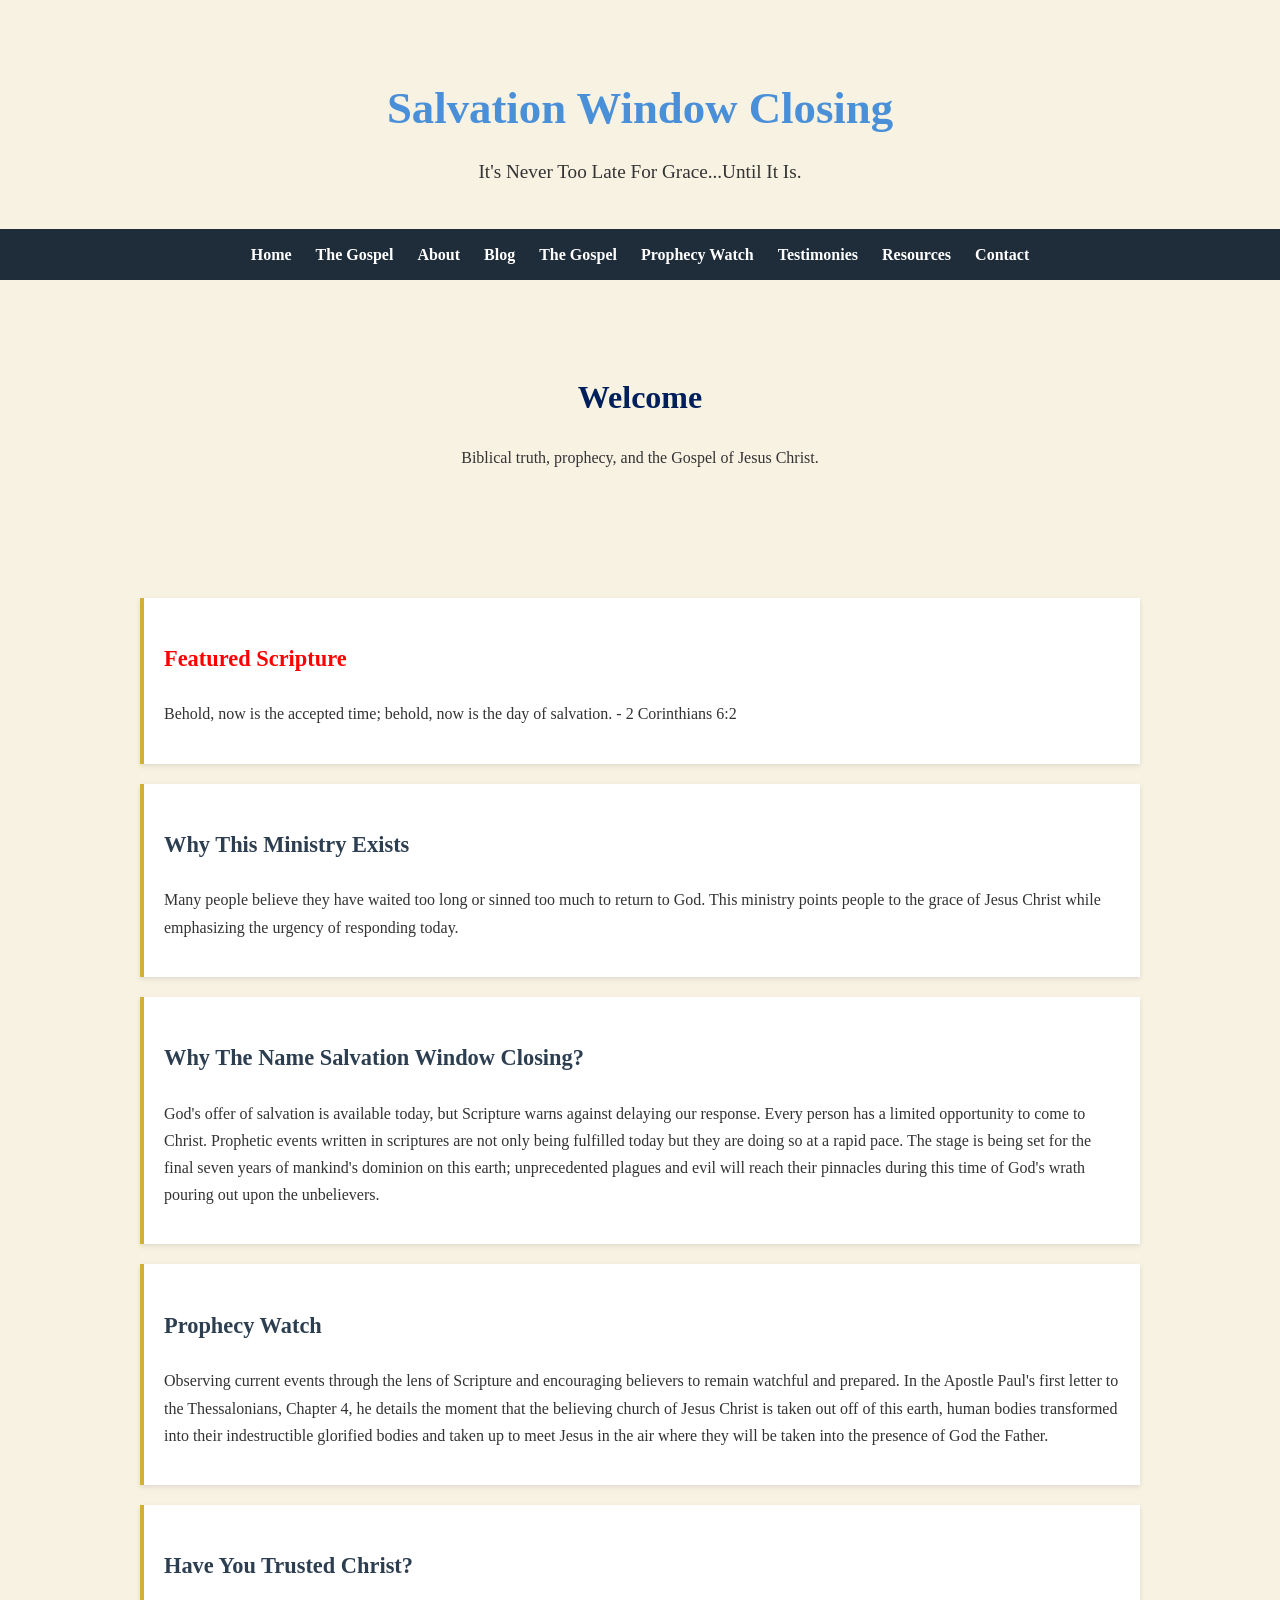
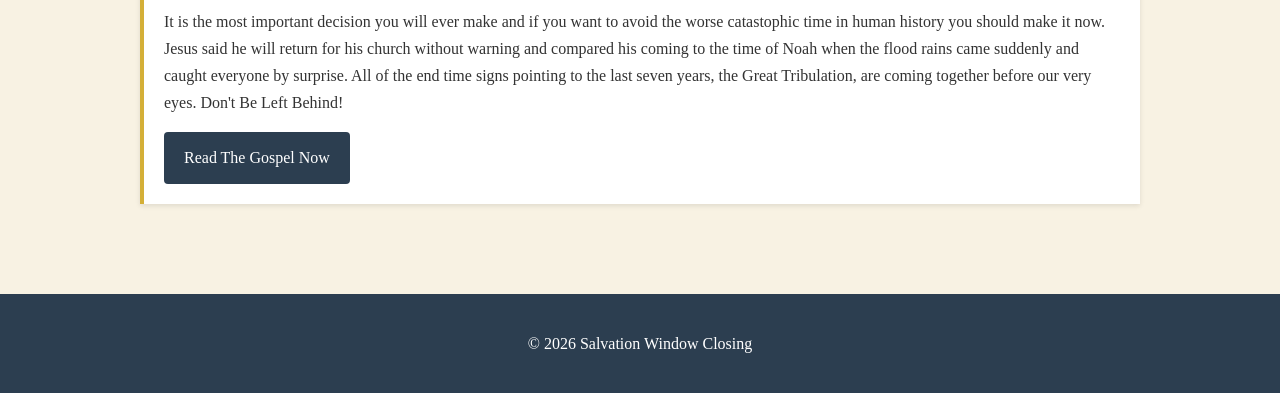
<file: index.html>
<!DOCTYPE html><html><head><meta charset="UTF-8"><meta name="viewport" content="width=device-width,initial-scale=1"><title>Salvation Window Closing</title><link rel="stylesheet" href="style.css"></head><body><header><h1>Salvation Window Closing</h1><p>It's Never Too Late For Grace...Until It Is.</p></header><nav><a href="index.html">Home</a><a href="gospel.html">The Gospel</a><a href="about.html">About</a><a href="blog.html">Blog</a><a href="gospel.html">The Gospel</a><a href="prophecy-watch.html">Prophecy Watch</a><a href="testimonies.html">Testimonies</a><a href="resources.html">Resources</a><a href="contact.html">Contact</a></nav><section class="hero"><h2><center>Welcome</h2><p>Biblical truth, prophecy, and the Gospel of Jesus Christ.</p></center></section><main><div class="scripture"><h3><font color="#ff0000">Featured Scripture</h3></font><p>Behold, now is the accepted time; behold, now is the day of salvation. - 2 Corinthians 6:2</p></div><div class="card"><h3>Why This Ministry Exists</h3><p>Many people believe they have waited too long or sinned too much to return to God. This ministry points people to the grace of Jesus Christ while emphasizing the urgency of responding today.</p></div><div class="card"><h3>Why The Name Salvation Window Closing?</h3><p>God's offer of salvation is available today, but Scripture warns against delaying our response. Every person has a limited opportunity to come to Christ. Prophetic events written in scriptures are not only being fulfilled today but they are doing so at a rapid pace. The stage is being set for the final seven years of mankind's dominion on this earth; unprecedented plagues and evil will reach their pinnacles during this time of God's wrath pouring out upon the unbelievers.  </p></div><div class="card"><h3>Prophecy Watch</h3><p>Observing current events through the lens of Scripture and encouraging believers to remain watchful and prepared. In the Apostle Paul's first letter to the Thessalonians, Chapter 4, he details the moment that the believing church of Jesus Christ is taken out off of this earth, human bodies transformed into their indestructible glorified bodies and taken up to meet Jesus in the air where they will be taken into the presence of God the Father. </p></div><div class="salvation-box"><h3>Have You Trusted Christ?</h3><p>It is the most important decision you will ever make and if you want to avoid the worse catastophic time in human history you should make it now. Jesus said he will return for his church without warning and compared his coming to the time of Noah when the flood rains came suddenly and caught everyone by surprise. All of the end time signs pointing to the last seven years, the Great Tribulation, are coming together before our very eyes. Don't Be Left Behind!</p><a class="button" href="gospel.html">Read The Gospel Now</a></div></main><footer><p>&copy; 2026 Salvation Window Closing</p></footer></body></html>
</file>
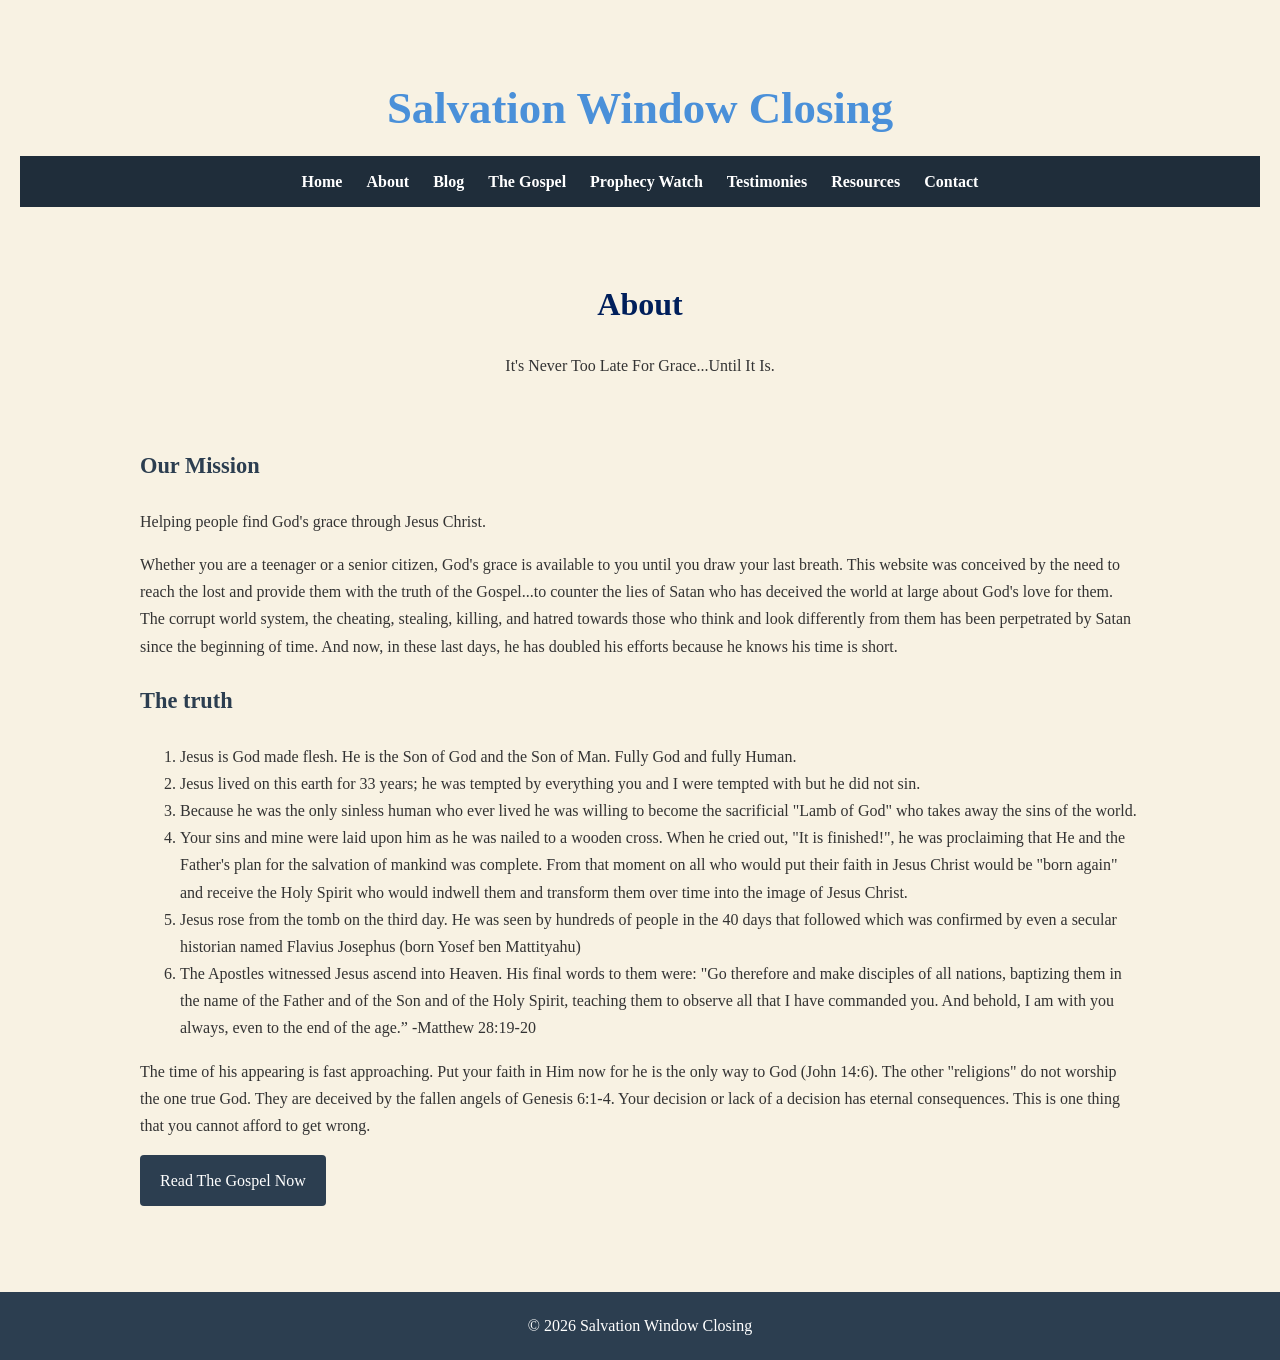
<file: about.html>
<!DOCTYPE html><html><head><meta charset="UTF-8"><meta name="viewport" content="width=device-width,initial-scale=1"><title>About</title><link rel="stylesheet" href="style.css"></head><body><header><h1>Salvation Window Closing</h1><nav><a href="index.html">Home</a><a href="about.html">About</a><a href="blog.html">Blog</a><a href="gospel.html">The Gospel</a><a href="prophecy-watch.html">Prophecy Watch</a><a href="testimonies.html">Testimonies</a><a href="resources.html">Resources</a><a href="contact.html">Contact</a></nav></header><section class="hero-small"><h2>About</h2><p><center>It's Never Too Late For Grace...Until It Is.</center></p></section><main><h3>Our Mission</h3><p>Helping people find God's grace through Jesus Christ.</p>
<p> Whether you are a teenager or a senior citizen, God's grace is available to you until you draw your last breath. This website was conceived by the need to reach the lost and provide them with the truth of the Gospel...to counter the lies of Satan who has deceived the world at large about God's love for them. The corrupt world system, the cheating, stealing, killing, and hatred towards those who think and look differently from them has been perpetrated by Satan since the beginning of time. And now, in these last days, he has doubled his efforts because he knows his time is short.</p>
<p> <b><h3>The truth</h3></b></p>  
<p><ol>
<li>Jesus is God made flesh. He is the Son of God and the Son of Man. Fully God and fully Human.</li>
<li>Jesus lived on this earth for 33 years; he was tempted by everything you and I were tempted with but he did not sin. </li>
<li>Because he was the only sinless human who ever lived he was willing to become the sacrificial "Lamb of God" who takes away the sins of the world.</li>
<li>Your sins and mine were laid upon him as he was nailed to a wooden cross. When he cried out, "It is finished!", he was proclaiming that He and the Father's plan for the salvation of mankind was complete. From that moment on all who would put their faith in Jesus Christ would be "born again" and receive the Holy Spirit who would indwell them and transform them over time into the image of Jesus Christ.</li>
<li>Jesus rose from the tomb on the third day. He was seen by hundreds of people in the 40 days that followed which was confirmed by even a secular historian named Flavius Josephus (born Yosef ben Mattityahu)</li>  
<li>The Apostles witnessed Jesus ascend into Heaven.  His final words to them were: "Go therefore and make disciples of all nations, baptizing them in the name of the Father and of the Son and of the Holy Spirit, teaching them to observe all that I have commanded you. And behold, I am with you always, even to the end of the age.” -Matthew 28:19-20</li>  
</ol></p>
<p>The time of his appearing is fast approaching. Put your faith in Him now for he is the only way to God (John 14:6). The other "religions" do not worship the one true God. They are deceived by the fallen angels of Genesis 6:1-4. Your decision or lack of a decision has eternal consequences. This is one thing that you cannot afford to get wrong.</p>
  <p><a class="button" href="gospel.html">Read The Gospel Now</a></p></div>
</main><footer>&copy; 2026 Salvation Window Closing</footer></body></html>
</file>
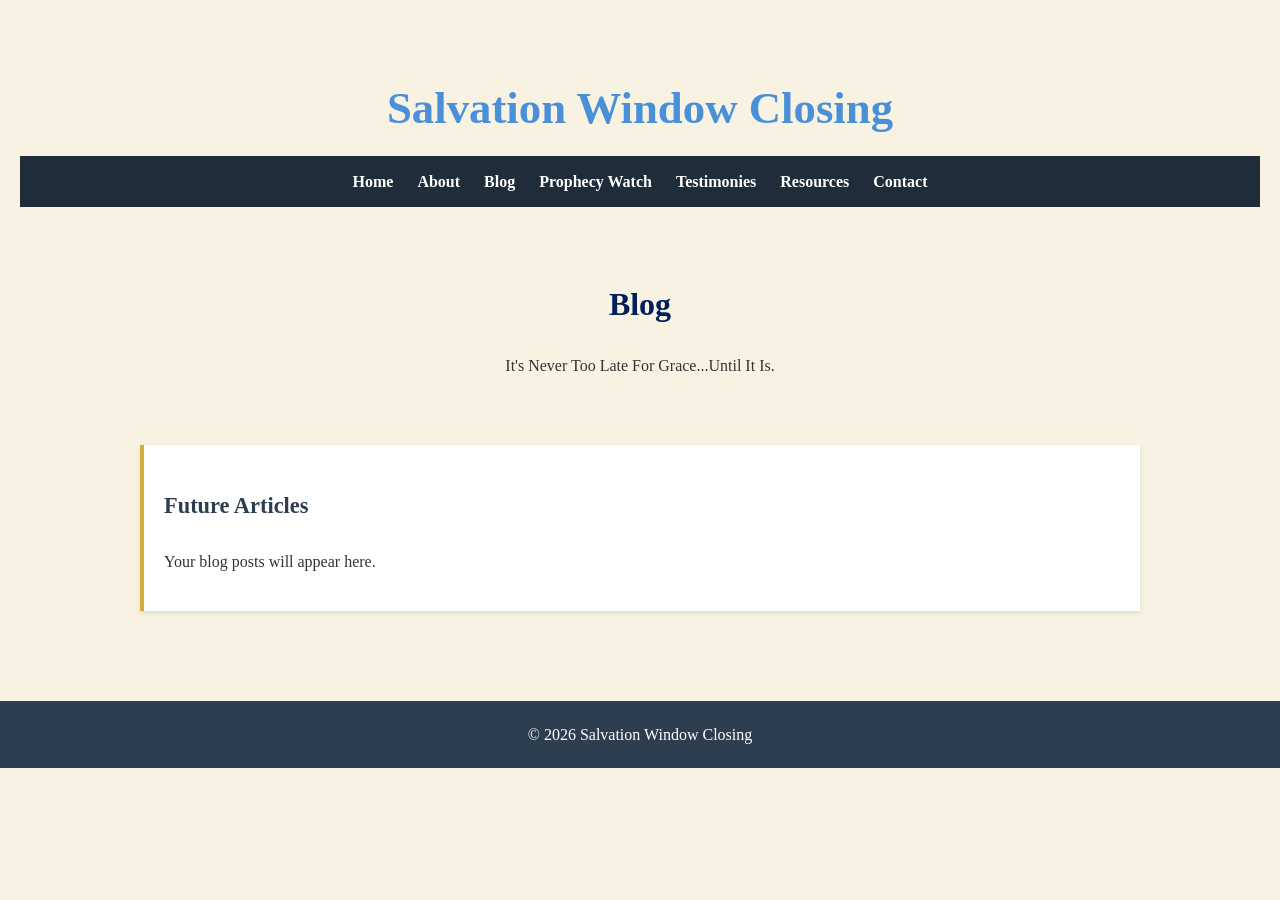
<file: blog.html>
<!DOCTYPE html><html><head><meta charset="UTF-8"><meta name="viewport" content="width=device-width,initial-scale=1"><title>Blog</title><link rel="stylesheet" href="style.css"></head><body><header><h1>Salvation Window Closing</h1><nav><a href="index.html">Home</a><a href="about.html">About</a><a href="blog.html">Blog</a><a href="prophecy-watch.html">Prophecy Watch</a><a href="testimonies.html">Testimonies</a><a href="resources.html">Resources</a><a href="contact.html">Contact</a></nav></header><section class="hero-small"><h2>Blog</h2><p><center>It's Never Too Late For Grace...Until It Is.</center></p></section><main><div class="card"><h3>Future Articles</h3><p>Your blog posts will appear here.</p></div></main><footer>&copy; 2026 Salvation Window Closing</footer></body></html>
</file>
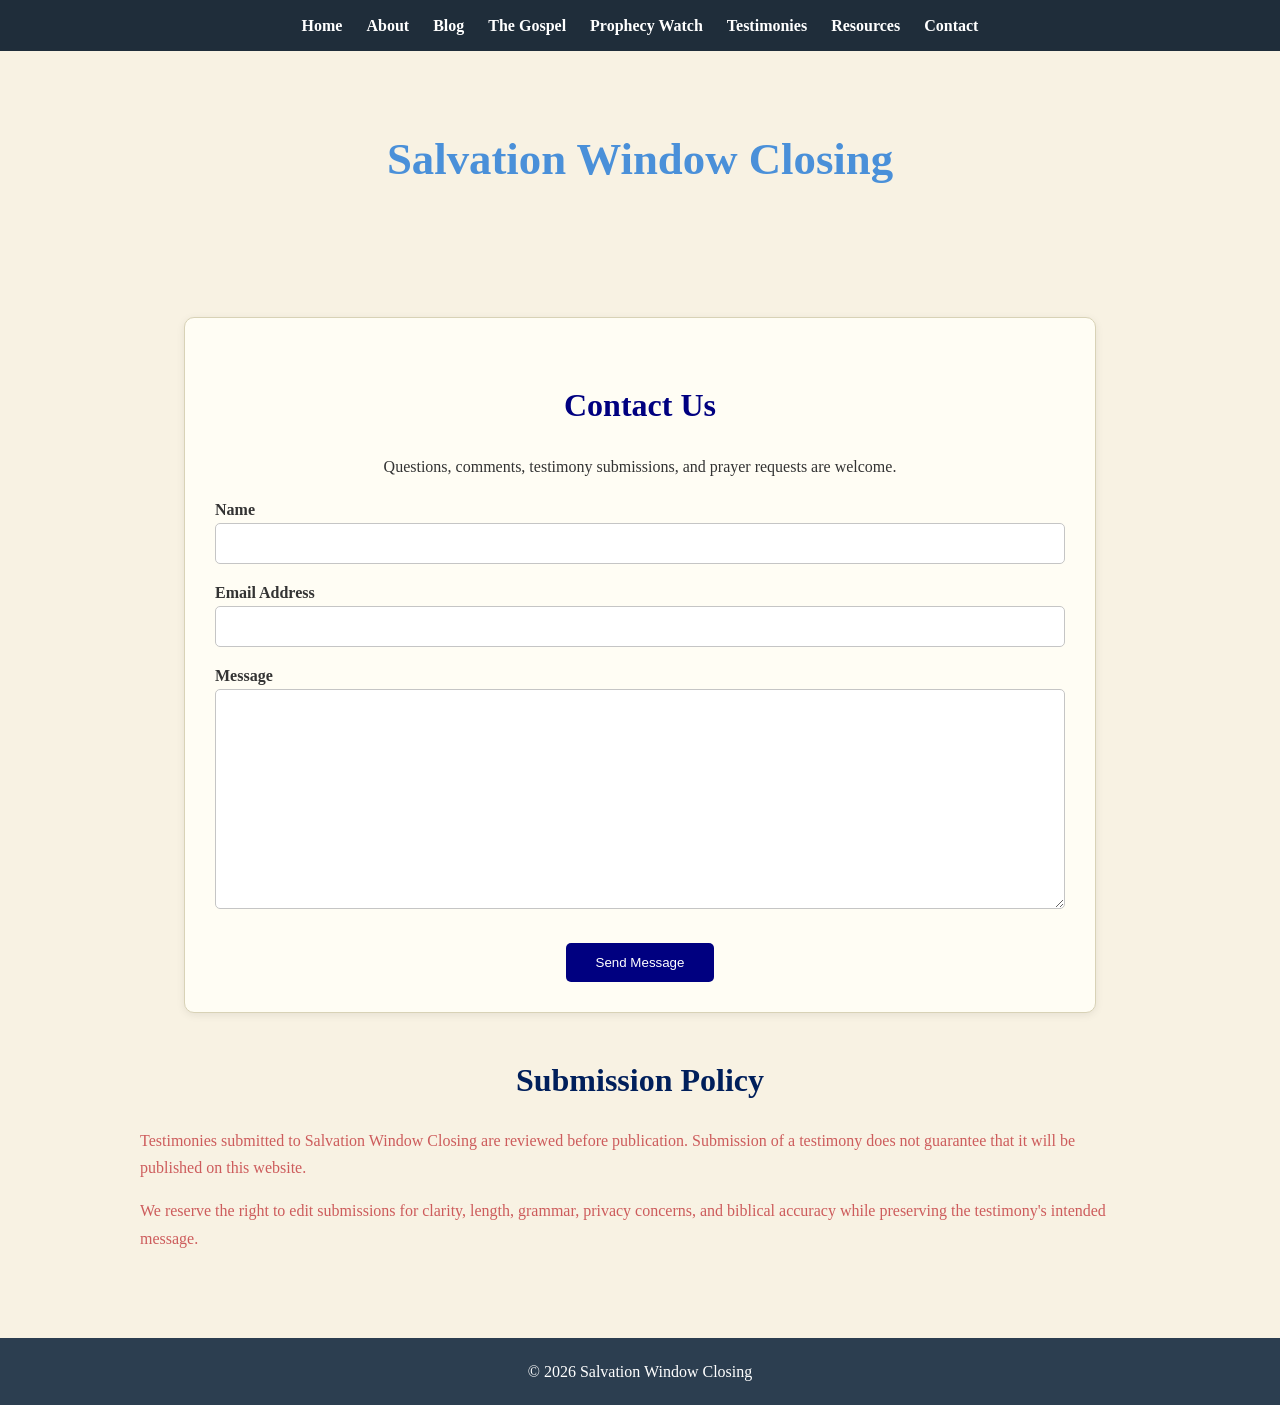
<file: contact.html>
<!DOCTYPE html>
<html lang="en">
<head>
<meta charset="UTF-8">
<meta name="viewport" content="width=device-width, initial-scale=1.0">
<title>Contact Us | Salvation Window Closing</title>
<link rel="stylesheet" href="style.css">
<style>
.contact-container {
    max-width: 850px;
    margin: 40px auto;
    padding: 30px;
    background-color: #fffdf4;
    border: 1px solid #d8d2b6;
    border-radius: 10px;
    box-shadow: 0 2px 8px rgba(0,0,0,.08);
}
.contact-container h2 {
    text-align: center;
    color: navy;
}
.contact-container p {
    text-align: center;
}
.contact-container label {
    display:block;
    margin-top:15px;
    font-weight:bold;
}
.contact-container input,
.contact-container textarea {
    width:100%;
    padding:12px;
    border:1px solid #c5c5c5;
    border-radius:5px;
    box-sizing:border-box;
}
.contact-container textarea {
    min-height:220px;
}
.contact-container button {
    display:block;
    margin:25px auto 0;
    padding:12px 30px;
    background:navy;
    color:white;
    border:none;
    border-radius:5px;
}
</style>
<nav><a href="index.html">Home</a><a href="about.html">About</a><a href="blog.html">Blog</a><a href="gospel.html">The Gospel</a><a href="prophecy-watch.html">Prophecy Watch</a><a href="testimonies.html">Testimonies</a><a href="resources.html">Resources</a><a href="contact.html">Contact</a></nav>     
</head>
<body>
<header>
<h1>Salvation Window Closing</h1>
</header>
<main>
<div class="contact-container">
<h2>Contact Us</h2>
<p>Questions, comments, testimony submissions, and prayer requests are welcome.</p>
<form action="https://formsubmit.co/f66aee1976c88075ba9fcb467ba66ade" method="POST">
<input type="hidden" name="_subject" value="New Message from Salvation Window Closing">
<input type="hidden" name="_next" value="https://salvationwindowclosing.org/thankyou.html">
<label>Name</label>
<input type="text" name="name" required>
<label>Email Address</label>
<input type="email" name="email" required>
<label>Message</label>
<textarea name="message" required></textarea>
<button type="submit">Send Message</button>

</div>
<div class="submission policy-container">
<h2>Submission Policy</h2>
<p><font color="#cd5c5c">Testimonies submitted to Salvation Window Closing are reviewed before publication. Submission of a testimony does not guarantee that it will be published on this website.</p>
<p>We reserve the right to edit submissions for clarity, length, grammar, privacy concerns, and biblical accuracy while preserving the testimony's intended message.</font></p>
</div>
</form>
</main>
<footer>&copy; 2026 Salvation Window Closing</footer>
</body>
</html>
</file>
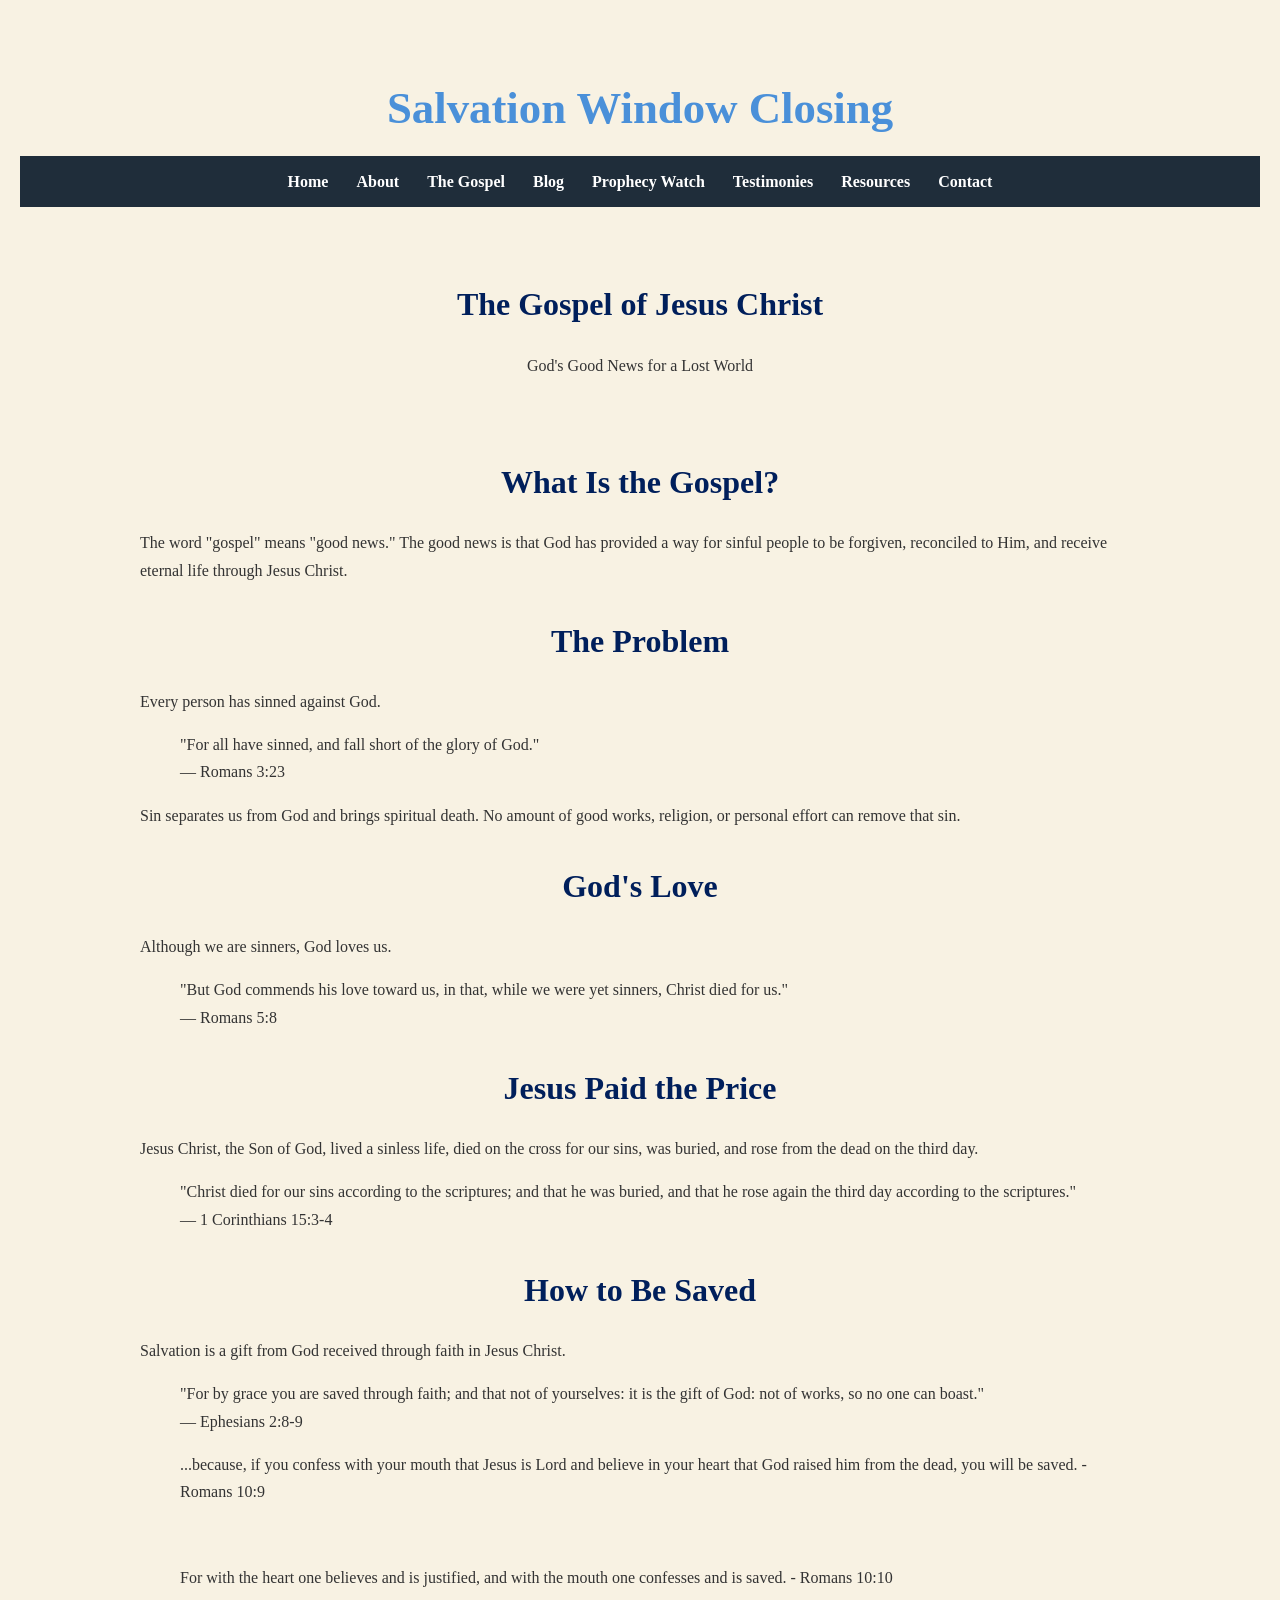
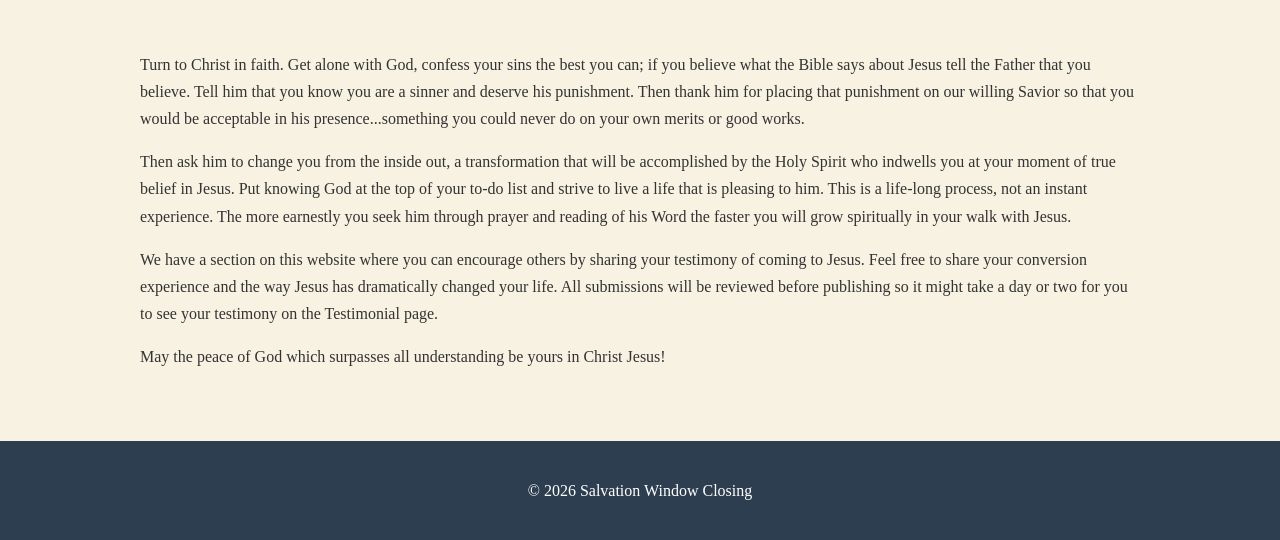
<file: gospel.html>
<!DOCTYPE html>
<html lang="en">
<head>
    <meta charset="UTF-8">
    <meta name="viewport" content="width=device-width, initial-scale=1.0">
    <title>The Gospel - Salvation Window Closing</title>
    <link rel="stylesheet" href="style.css">
</head>
<body>

<header>
    <h1>Salvation Window Closing</h1>

    <nav>
        <a href="index.html">Home</a>
        <a href="about.html">About</a>
        <a href="gospel.html">The Gospel</a>
        <a href="blog.html">Blog</a>
        <a href="prophecy-watch.html">Prophecy Watch</a>
        <a href="testimonies.html">Testimonies</a>
        <a href="resources.html">Resources</a>
        <a href="contact.html">Contact</a>
    </nav>
</header>

<section class="hero-small">
    <h2>The Gospel of Jesus Christ</h2>
    <p><center>God's Good News for a Lost World</center></p>
</section>

<main>

    <h2>What Is the Gospel?</h2>

    <p>
        The word "gospel" means "good news." The good news is that
        God has provided a way for sinful people to be forgiven,
        reconciled to Him, and receive eternal life through Jesus Christ.
    </p>

    <h2>The Problem</h2>

    <p>
        Every person has sinned against God.
    </p>

    <blockquote>
        "For all have sinned, and fall short of the glory of God."
        <br>
        — Romans 3:23
    </blockquote>

    <p>
        Sin separates us from God and brings spiritual death.
        No amount of good works, religion, or personal effort can remove that sin.
    </p>

    <h2>God's Love</h2>

    <p>
        Although we are sinners, God loves us.
    </p>

    <blockquote>
        "But God commends his love toward us, in that,
        while we were yet sinners, Christ died for us."
        <br>
        — Romans 5:8
    </blockquote>

    <h2>Jesus Paid the Price</h2>

    <p>
        Jesus Christ, the Son of God, lived a sinless life,
        died on the cross for our sins,
        was buried,
        and rose from the dead on the third day.
    </p>

    <blockquote>
        "Christ died for our sins according to the scriptures;
        and that he was buried,
        and that he rose again the third day according to the scriptures."
        <br>
        — 1 Corinthians 15:3-4
    </blockquote>

    <h2>How to Be Saved</h2>

    <p>
        Salvation is a gift from God received through faith in Jesus Christ.
    </p>

    <blockquote>
        "For by grace you are saved through faith;
        and that not of yourselves:
        it is the gift of God:
        not of works, so no one can boast."
        <br>
        — Ephesians 2:8-9
    </blockquote>

<blockquote>
 <p>...because, if you confess with your mouth that Jesus is Lord and believe in your heart that God raised him from the dead, you will be saved. - Romans 10:9</p>  
<p>For with the heart one believes and is justified, and with the mouth one confesses and is saved. - Romans 10:10</p>     
</blockquote>
    
    <p>Turn to Christ in faith. Get alone with God, confess your sins the best you can; if you believe what the Bible says about Jesus tell the Father that you believe. Tell him that you know you are a sinner and deserve his punishment. Then thank him for placing that punishment on our willing Savior so that you would be acceptable in his presence...something you could never do on your own merits or good works.</p> 
<p>Then ask him to change you from the inside out, a transformation that will be accomplished by the Holy Spirit who indwells you at your moment of true belief in Jesus. Put knowing God at the top of your to-do list and strive to live a life that is pleasing to him. This is a life-long process, not an instant experience. The more earnestly you seek him through prayer and reading of his Word the faster you will grow spiritually in your walk with Jesus.</p>
<p>We have a section on this website where you can encourage others by sharing your testimony of coming to Jesus. Feel free to share your conversion experience and the way Jesus has dramatically changed your life. All submissions will be reviewed before publishing so it might take a day or two for you to see your testimony on the Testimonial page.</p>
       
May the peace of God which surpasses all understanding be yours in Christ Jesus!        
</main><footer><p>&copy; 2026 Salvation Window Closing</p></footer></body></html>
</file>
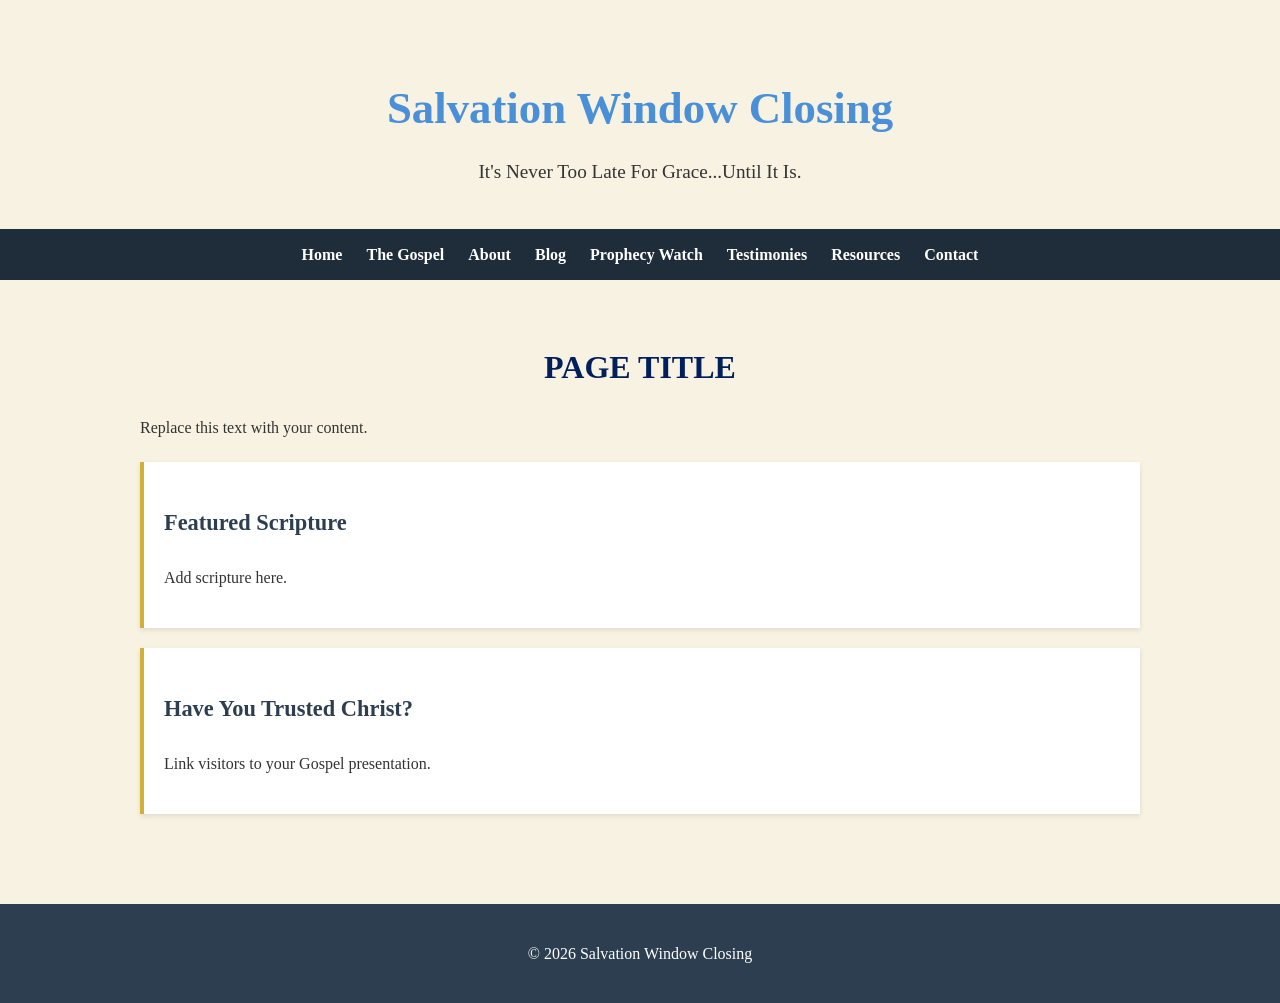
<file: page-template.html>
<!DOCTYPE html><html><head><meta charset="UTF-8"><meta name="viewport" content="width=device-width,initial-scale=1"><title>PAGE TITLE</title><link rel="stylesheet" href="style.css"></head><body><header><h1>Salvation Window Closing</h1><p>It's Never Too Late For Grace...Until It Is.</p></header><nav><a href="index.html">Home</a><a href="gospel.html">The Gospel</a><a href="about.html">About</a><a href="blog.html">Blog</a><a href="prophecy-watch.html">Prophecy Watch</a><a href="testimonies.html">Testimonies</a><a href="resources.html">Resources</a><a href="contact.html">Contact</a></nav><main><h2>PAGE TITLE</h2><p>Replace this text with your content.</p><div class="scripture"><h3>Featured Scripture</h3><p>Add scripture here.</p></div><div class="salvation-box"><h3>Have You Trusted Christ?</h3><p>Link visitors to your Gospel presentation.</p></div></main><footer><p>&copy; 2026 Salvation Window Closing</p></footer></body></html>
</file>
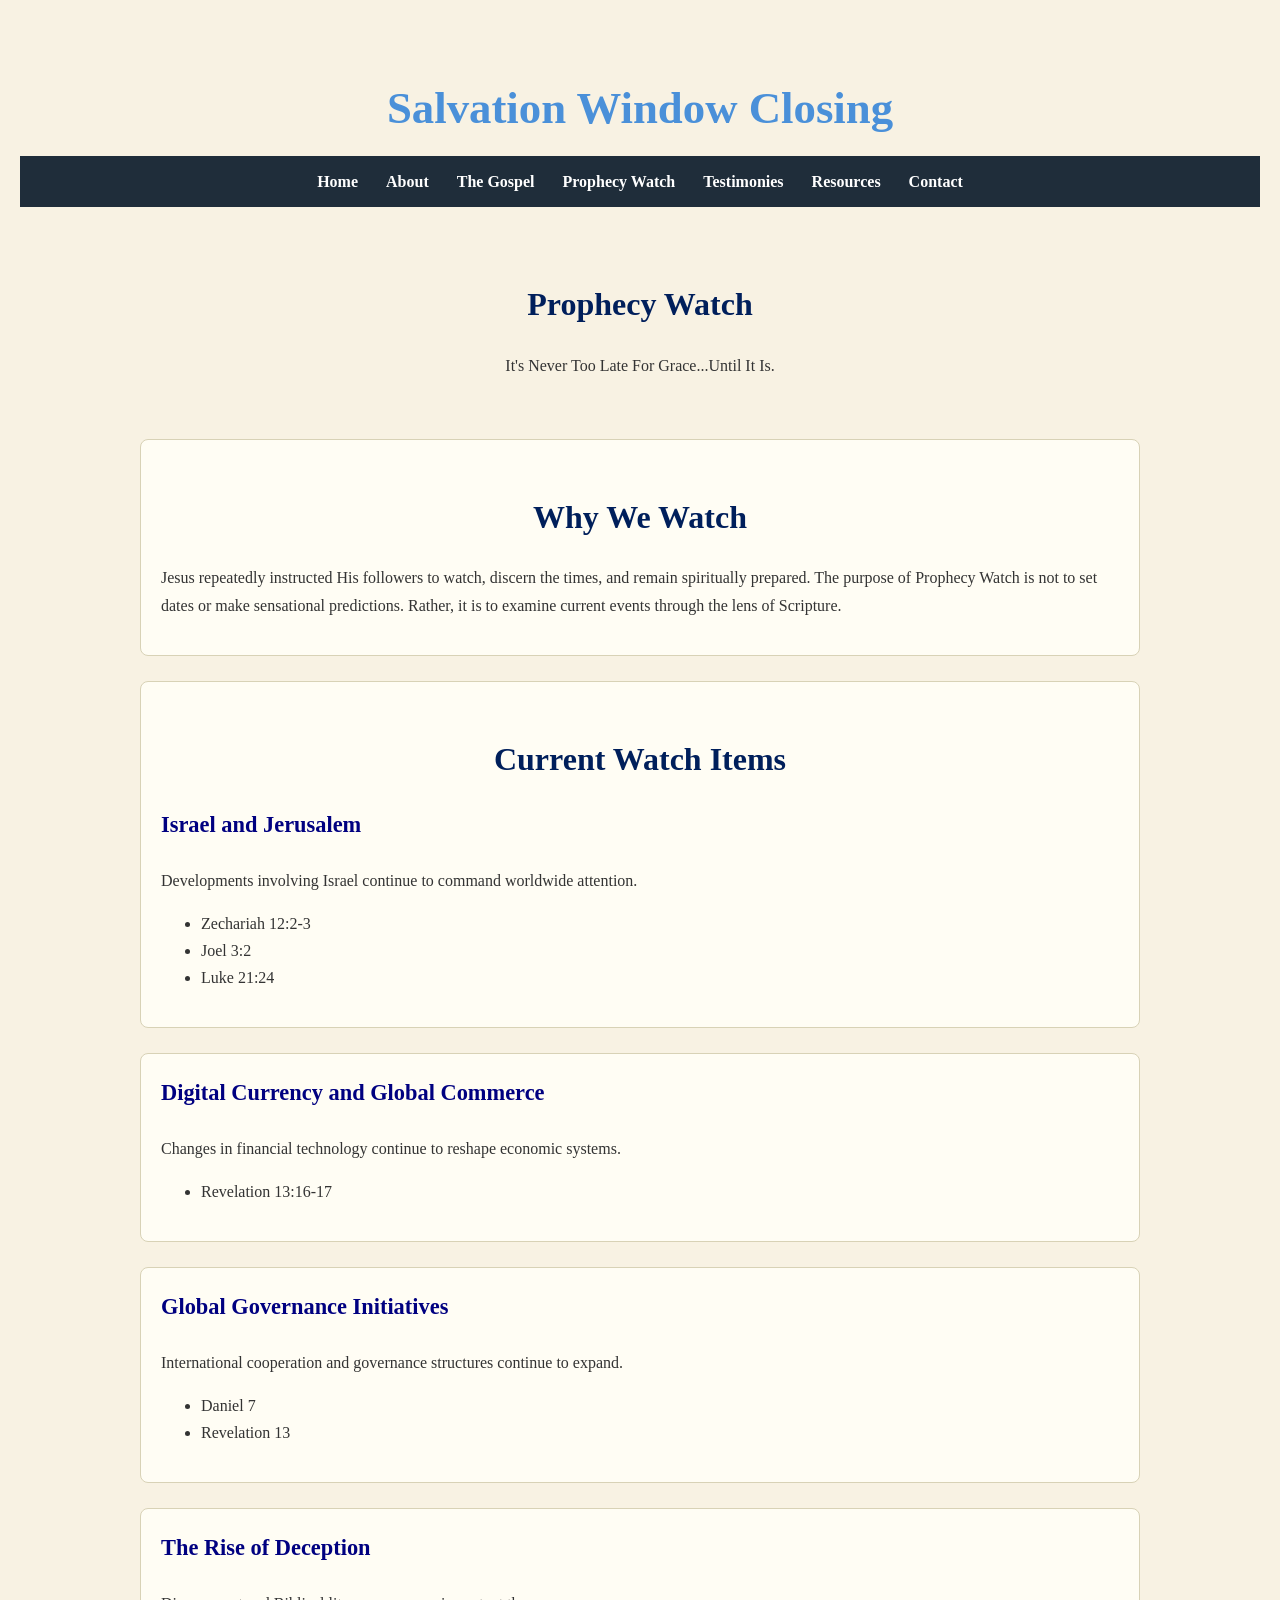
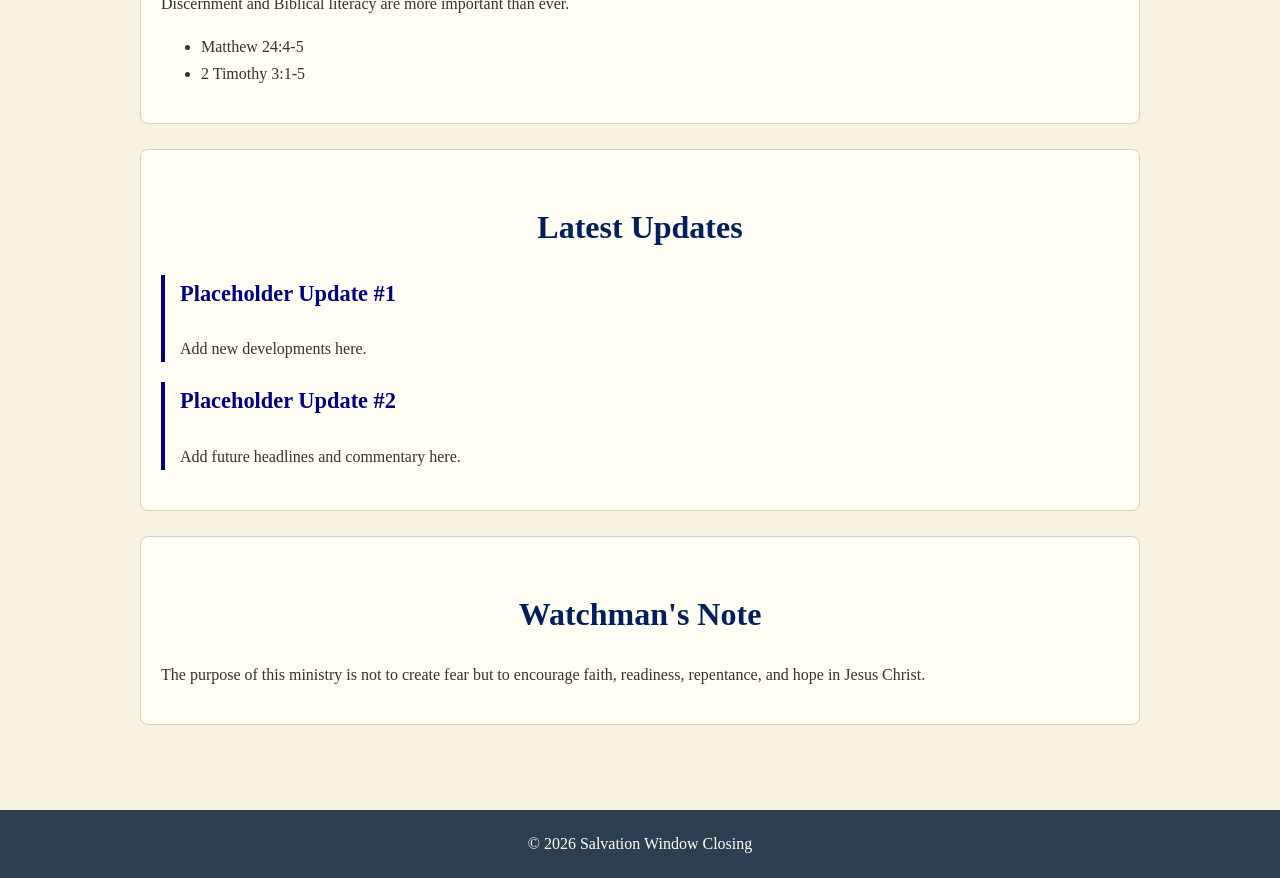
<file: prophecy-watch.html>
<!DOCTYPE html>
<html lang="en">
<head>
<meta charset="UTF-8">
<meta name="viewport" content="width=device-width, initial-scale=1">
<title>Prophecy Watch | Salvation Window Closing</title>
<link rel="stylesheet" href="style.css">
<style>
.watch-section{max-width:1000px;margin:40px auto;padding:20px;}
.watch-card{background:#fffdf4;border:1px solid #d8d2b6;border-radius:8px;padding:20px;margin-bottom:25px;}
.watch-card h3{color:navy;margin-top:0;}
.scripture-list{margin-top:10px;}
.update-item{border-left:4px solid navy;padding-left:15px;margin-bottom:20px;}
</style>
</head>
<body>
<header>
<h1>Salvation Window Closing</h1>
<nav>
<a href="index.html">Home</a>
<a href="about.html">About</a>
<a href="gospel.html">The Gospel</a>
<a href="prophecy-watch.html">Prophecy Watch</a>
<a href="testimonies.html">Testimonies</a>
<a href="resources.html">Resources</a>
<a href="contact.html">Contact</a>
</nav>
</header>
<section class="hero-small">
<h2>Prophecy Watch</h2>
<p><center>It's Never Too Late For Grace...Until It Is.</center></p>
</section>
<main class="watch-section">
<div class="watch-card"><h2>Why We Watch</h2><p>Jesus repeatedly instructed His followers to watch, discern the times, and remain spiritually prepared. The purpose of Prophecy Watch is not to set dates or make sensational predictions. Rather, it is to examine current events through the lens of Scripture.</p></div>
<div class="watch-card"><h2>Current Watch Items</h2><h3>Israel and Jerusalem</h3><p>Developments involving Israel continue to command worldwide attention.</p><ul><li>Zechariah 12:2-3</li><li>Joel 3:2</li><li>Luke 21:24</li></ul></div>
<div class="watch-card"><h3>Digital Currency and Global Commerce</h3><p>Changes in financial technology continue to reshape economic systems.</p><ul><li>Revelation 13:16-17</li></ul></div>
<div class="watch-card"><h3>Global Governance Initiatives</h3><p>International cooperation and governance structures continue to expand.</p><ul><li>Daniel 7</li><li>Revelation 13</li></ul></div>
<div class="watch-card"><h3>The Rise of Deception</h3><p>Discernment and Biblical literacy are more important than ever.</p><ul><li>Matthew 24:4-5</li><li>2 Timothy 3:1-5</li></ul></div>
<div class="watch-card"><h2>Latest Updates</h2><div class="update-item"><h3>Placeholder Update #1</h3><p>Add new developments here.</p></div><div class="update-item"><h3>Placeholder Update #2</h3><p>Add future headlines and commentary here.</p></div></div>
<div class="watch-card"><h2>Watchman's Note</h2><p>The purpose of this ministry is not to create fear but to encourage faith, readiness, repentance, and hope in Jesus Christ.</p></div>
</main>
<footer>&copy; 2026 Salvation Window Closing</footer>
</body>
</html>
</file>
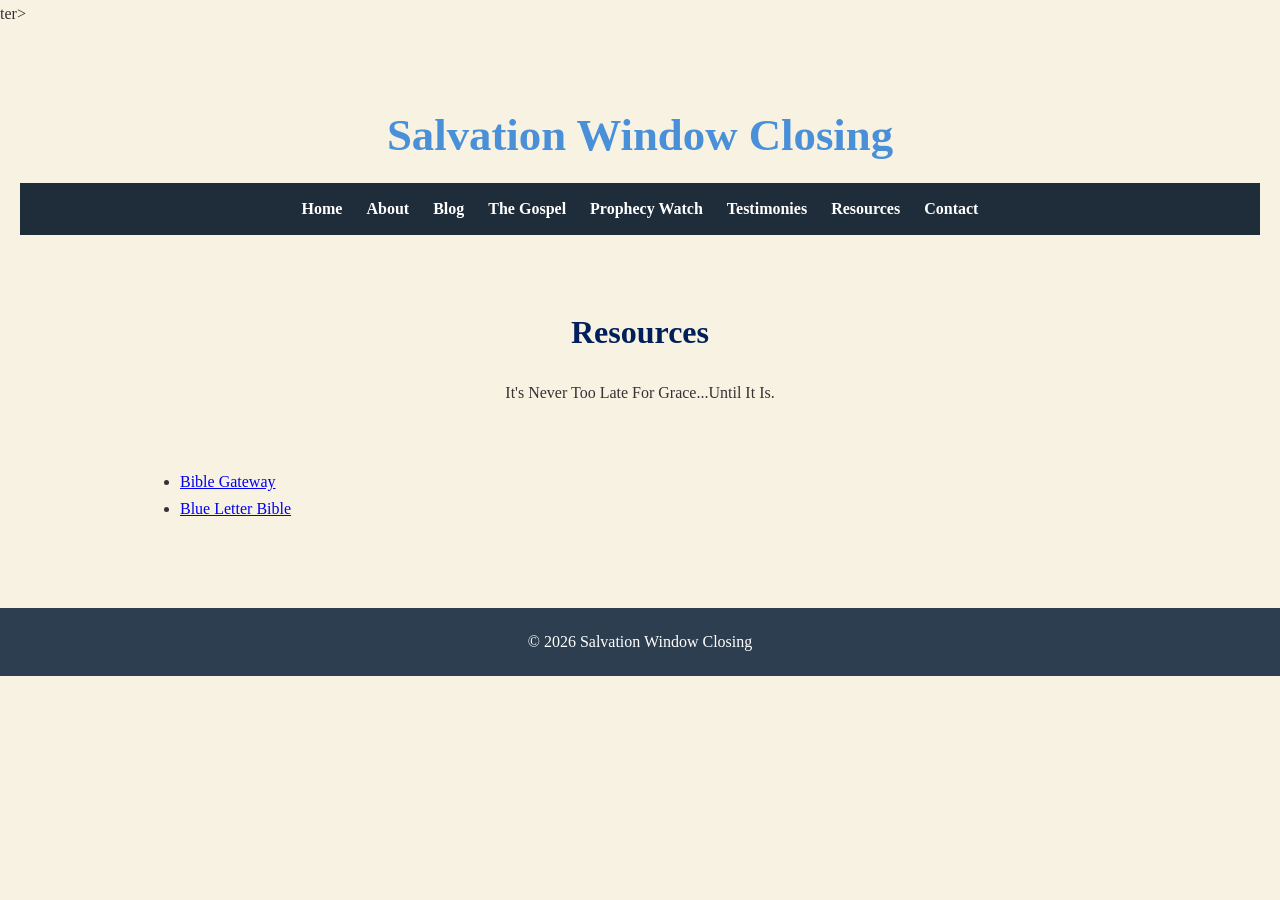
<file: resources.html>
ter><!DOCTYPE html><html><head><meta charset="UTF-8"><meta name="viewport" content="width=device-width,initial-scale=1"><title>Resources</title><link rel="stylesheet" href="style.css"></head><body><header><h1>Salvation Window Closing</h1><nav><a href="index.html">Home</a><a href="about.html">About</a><a href="blog.html">Blog</a><a href="gospel.html">The Gospel</a><a href="prophecy-watch.html">Prophecy Watch</a><a href="testimonies.html">Testimonies</a><a href="resources.html">Resources</a><a href="contact.html">Contact</a></nav></header><section class="hero-small"><h2>Resources</h2><p><center>It's Never Too Late For Grace...Until It Is.</center></p></section><main><ul><li><a href="https://www.biblegateway.com">Bible Gateway</a></li><li><a href="https://www.blueletterbible.org">Blue Letter Bible</a></li></ul></main><footer>&copy; 2026 Salvation Window Closing</footer></body></html>
</file>
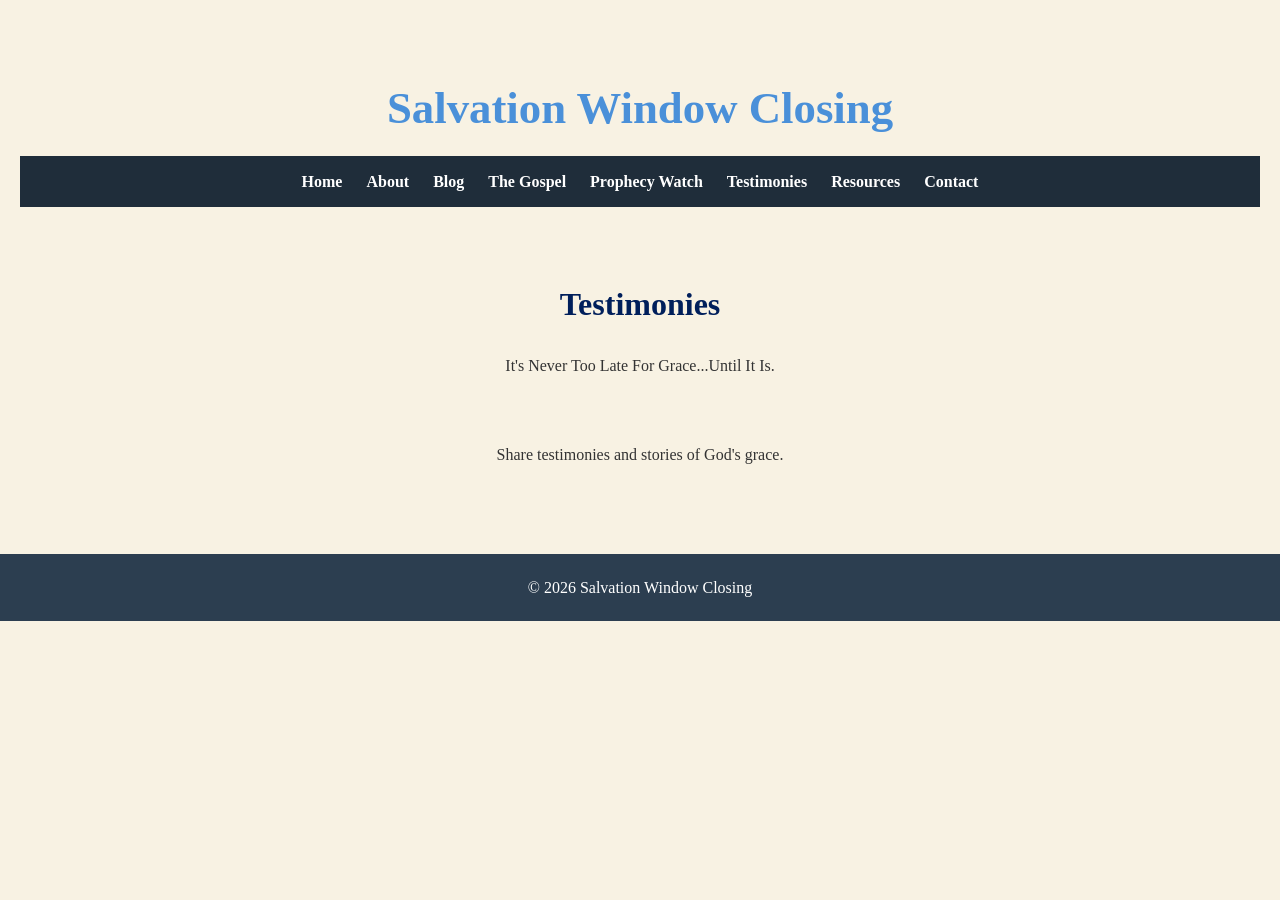
<file: testimonies.html>
<!DOCTYPE html><html><head><meta charset="UTF-8"><meta name="viewport" content="width=device-width,initial-scale=1"><title>Testimonies</title><link rel="stylesheet" href="style.css"></head><body><header><h1>Salvation Window Closing</h1><nav><a href="index.html">Home</a><a href="about.html">About</a><a href="blog.html">Blog</a><a href="gospel.html">The Gospel</a><a href="prophecy-watch.html">Prophecy Watch</a><a href="testimonies.html">Testimonies</a><a href="resources.html">Resources</a><a href="contact.html">Contact</a></nav></header><section class="hero-small"><h2>Testimonies</h2><p><center>It's Never Too Late For Grace...Until It Is.</center></p></section><main><p><center>Share testimonies and stories of God's grace.</center></p></main><footer>&copy; 2026 Salvation Window Closing</footer></body></html>
</file>
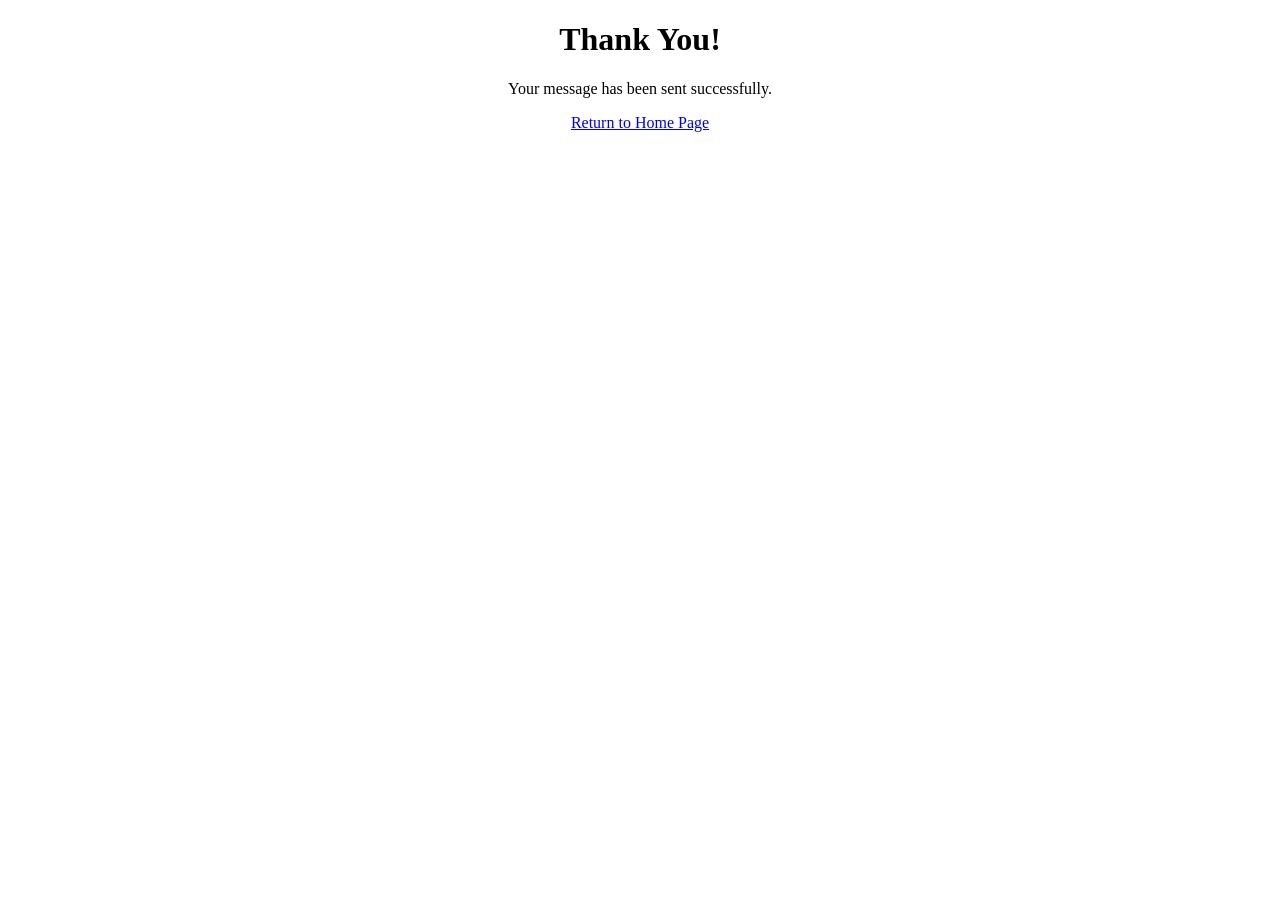
<file: thankyou.html>
<!DOCTYPE html><html><head><meta charset="UTF-8"><meta name="viewport" content="width=device-width,initial-scale=1"><center><title>Thank You</title></head><body><h1>Thank You!</h1><p>Your message has been sent successfully.</p><p><a href="index.html">Return to Home Page</a></p></center></body></html>
</file>
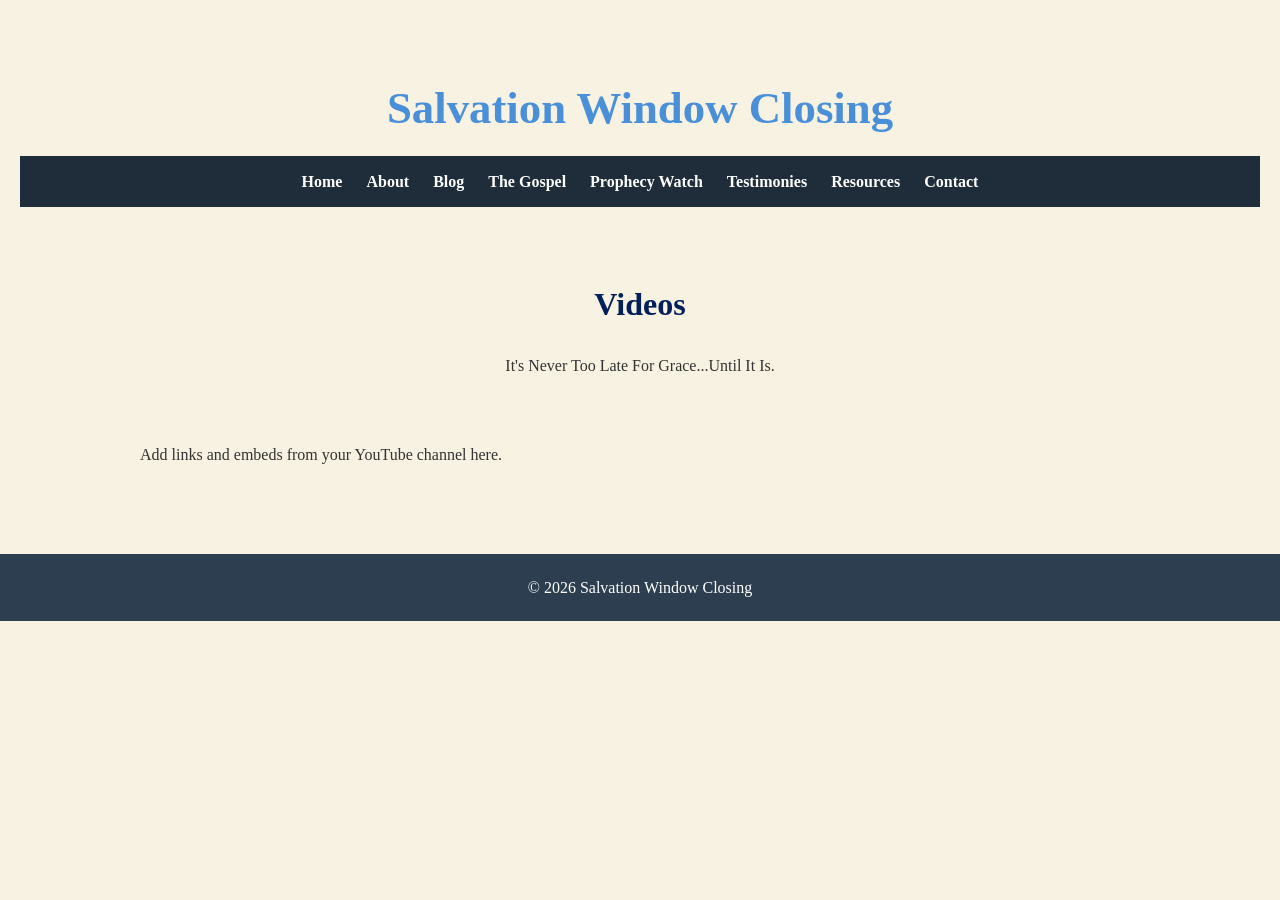
<file: videos.html>
<!DOCTYPE html><html><head><meta charset="UTF-8"><meta name="viewport" content="width=device-width,initial-scale=1"><title>Videos</title><link rel="stylesheet" href="style.css"></head><body><header><h1>Salvation Window Closing</h1><nav><a href="index.html">Home</a><a href="about.html">About</a><a href="blog.html">Blog</a><a href="gospel.html">The Gospel</a><a href="prophecy-watch.html">Prophecy Watch</a><a href="testimonies.html">Testimonies</a><a href="resources.html">Resources</a><a href="contact.html">Contact</a></nav></header><section class="hero-small"><h2>Videos</h2><p><center>It's Never Too Late For Grace...Until It Is.</center></p></section><main><p>Add links and embeds from your YouTube channel here.</p></main><footer>&copy; 2026 Salvation Window Closing</footer></body></html>
</file>
<file: style.css>
/* Global Page Styling */
body {
    margin: 0;
    font-family: Georgia, serif;
    background: #F8F2E3;
    color: #333333;
    line-height: 1.7;
}

/* Header */
header {
    background: #F8F2E3;
    text-align: center;
    padding: 40px 20px;
}

/* Site Title */
h1 {
    color: #4A90D9;
    font-size: 2.8rem;
    font-weight: bold;
    text-align: center;
    margin-bottom: 10px;
}

/* Subtitle */
header p {
    font-size: 1.2rem;
    color: #333333;
    margin: 0;
}

/* Navigation */
nav {
    background: #1F2D3A;
    text-align: center;
    padding: 12px;
}

nav a {
    color: #FFFFFF;
    text-decoration: none;
    margin: 0 12px;
    font-weight: bold;
}

nav a:hover {
    color: #D4AF37;
}

/* Main Content Area */
main {
    max-width: 1000px;
    margin: auto;
    padding: 30px;
}

/* Welcome Section */
.hero {
    background: #F8F2E3;
    text-align: center;
    padding: 60px 20px;
}

/* Page Headings */
h2 {
    color: #001F5B;
    font-size: 2rem;
    font-weight: 700;
    text-align: center;
    margin-top: 30px;
    margin-bottom: 20px;
}

/* Section Headings */
h3 {
    color: #2C3E50;
    font-size: 1.4rem;
    font-weight: 600;
}

/* Buttons */
.button {
    display: inline-block;
    background: #2C3E50;
    color: #FFFFFF;
    padding: 12px 20px;
    text-decoration: none;
    border-radius: 4px;
}

.button:hover {
    background: #1F2D3A;
}

/* Standard Content Cards */
.card {
    background: #FFFFFF;
    padding: 20px;
    margin: 20px 0;
    border-left: 4px solid #D4AF37;
    box-shadow: 0 2px 5px rgba(0,0,0,.1);
}

/* Featured Scripture Box */
.scripture {
    background: #FFFFFF;
    padding: 20px;
    margin: 20px 0;
    border-left: 4px solid #D4AF37;
    box-shadow: 0 2px 5px rgba(0,0,0,.1);
}

/* Salvation Invitation Box */
.salvation-box {
    background: #FFFFFF;
    padding: 20px;
    margin: 20px 0;
    border-left: 4px solid #D4AF37;
    box-shadow: 0 2px 5px rgba(0,0,0,.1);
}

/* Footer */
footer {
    background: #2C3E50;
    color: #FFFFFF;
    text-align: center;
    padding: 20px;
    margin-top: 40px;
}
</file>
